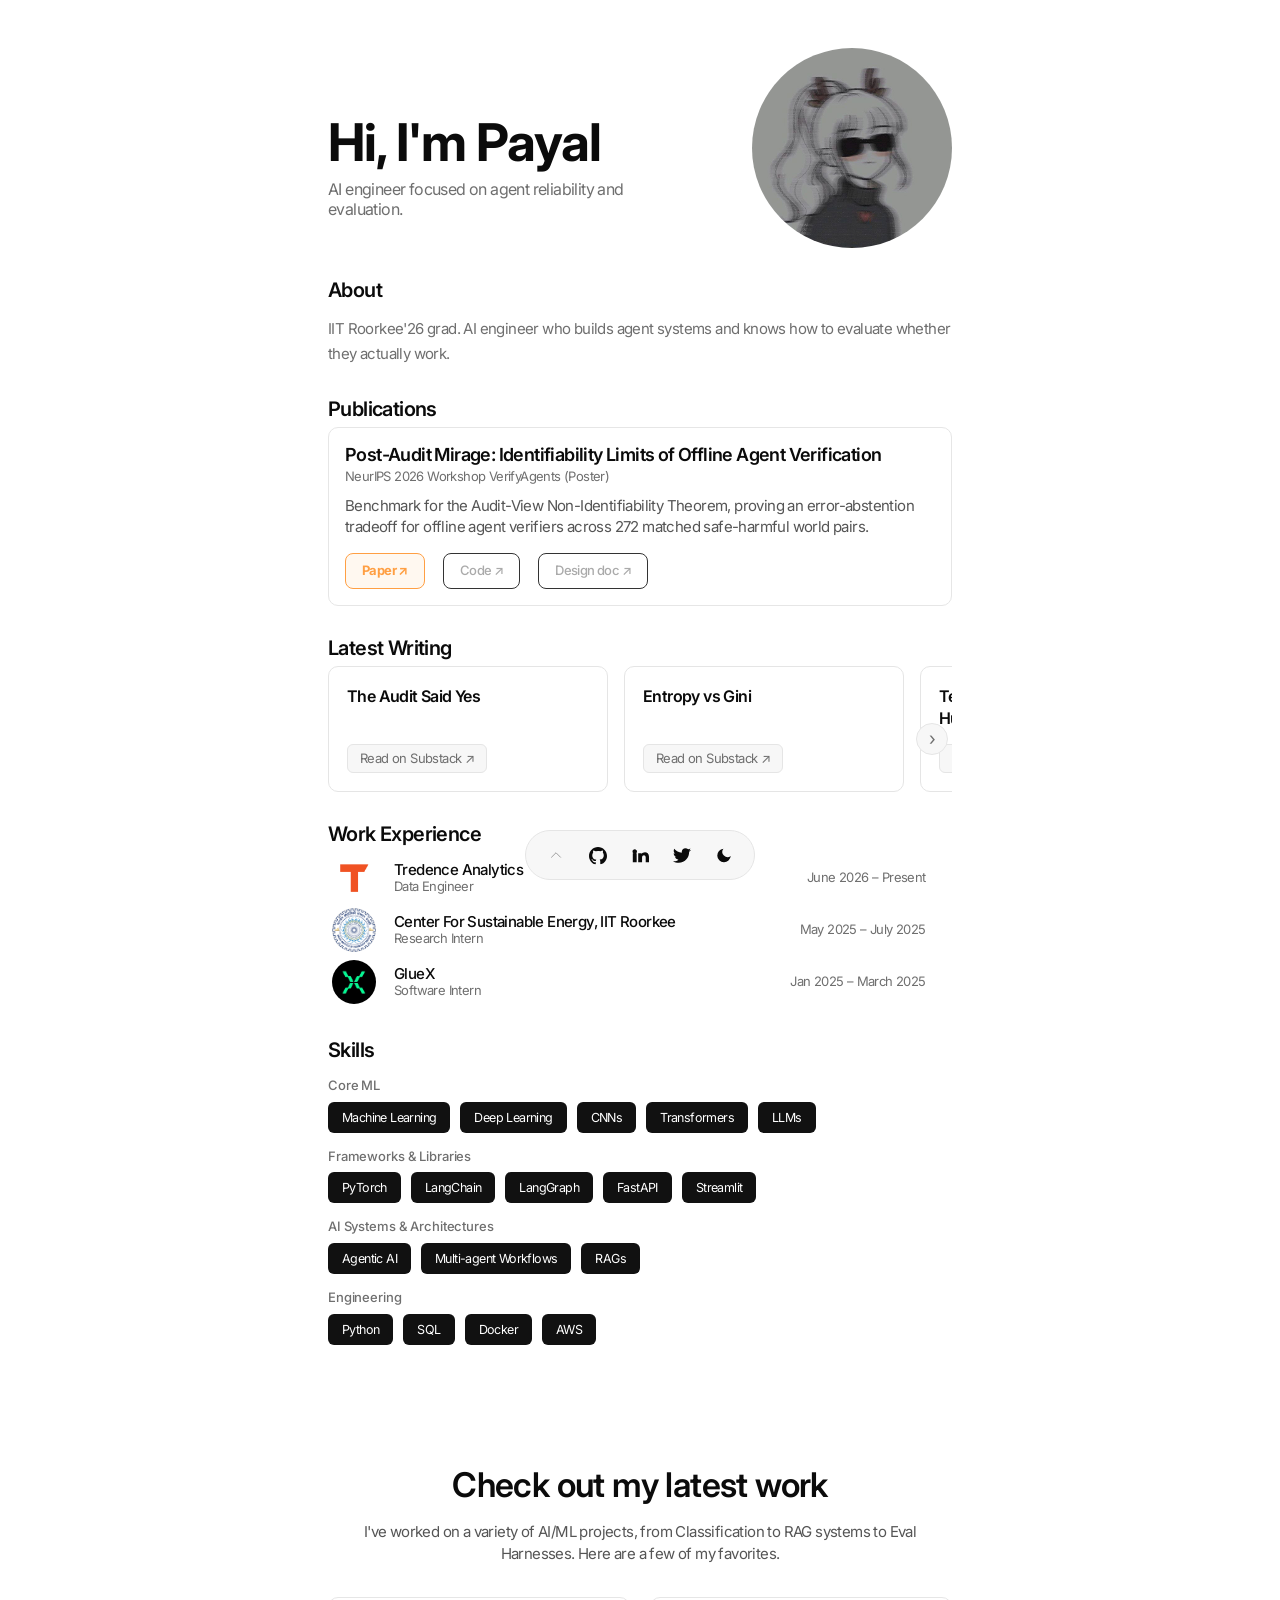
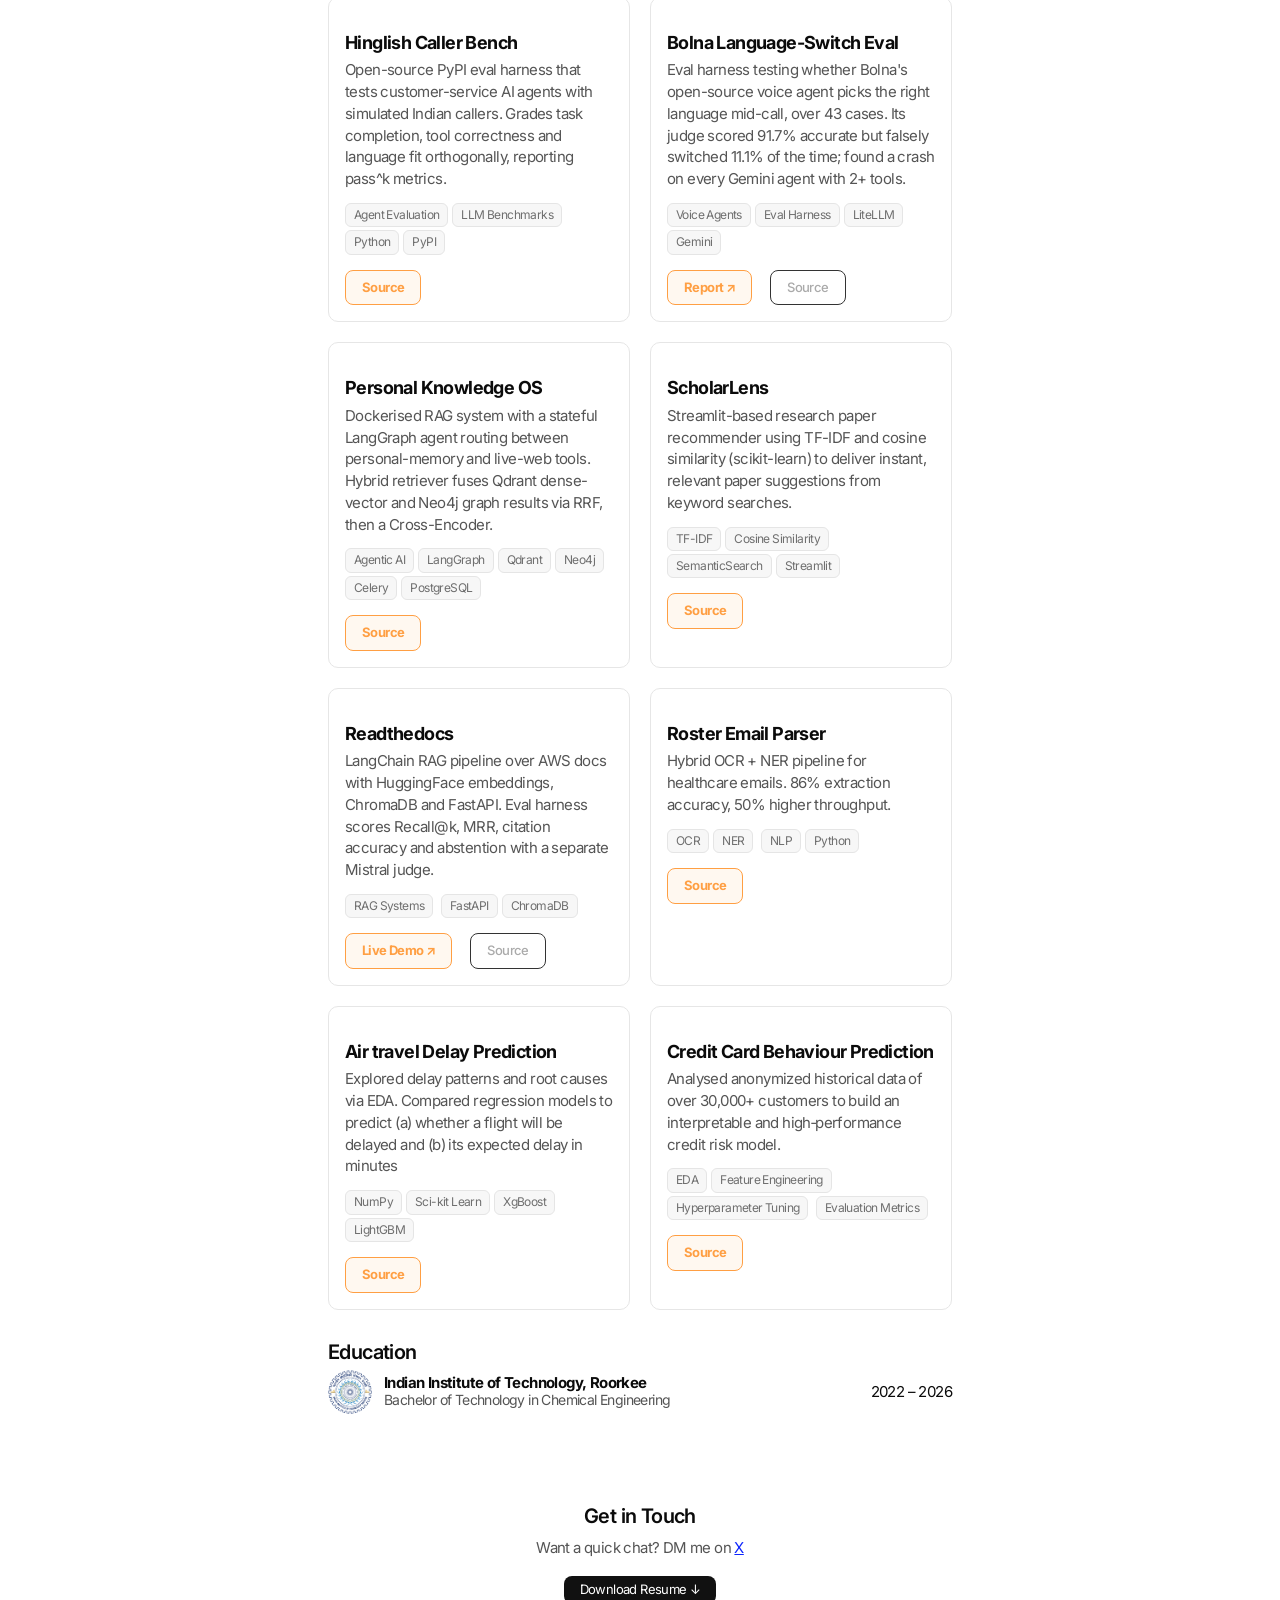
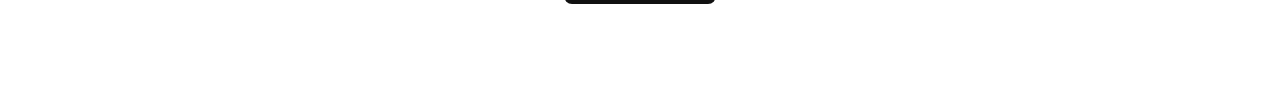
<file: index.html>
<!DOCTYPE html>
<html lang="en">

<head>
  <meta charset="UTF-8" />
  <link rel="icon" type="image/jpeg" href="assets/me.jpg" />
  <title>Payal</title>
  <meta name="viewport" content="width=device-width, initial-scale=1" />

  <!-- Font -->
  <link rel="preconnect" href="https://fonts.googleapis.com">
  <link rel="preconnect" href="https://fonts.gstatic.com" crossorigin>
  <link href="https://fonts.googleapis.com/css2?family=Inter:wght@400;500;600;700&display=swap" rel="stylesheet">


  <style>
    .skill-pill {
      padding: 6px 12px;
      border-radius: 6px;
      margin: 4px 6px 4px 0;
    }

    :root {
      --bg: #ffffff;
      --text: #0b0b0b;
      --muted: #6f6f6f;
      --chip-bg: #111;
      --chip-text: #fff;
      --panel-bg: #f7f7f7;
      --border: #e5e5e5;
    }

    body.dark {
      --bg: #0a0a0a;
      --text: #f5f5f5;
      --muted: #a3a3a3;
      --chip-bg: #1a1a1a;
      --panel-bg: #111;
      --border: #262626;
    }

    * {
      box-sizing: border-box;
    }

    body {
      margin: 0;
      font-family: Inter, system-ui, -apple-system, BlinkMacSystemFont, sans-serif;
      font-size: 15px;
      line-height: 1.2;
      letter-spacing: -0.04em;
      color: var(--text);
      background: var(--bg);
      color: var(--text);
      transition: background .3s, color .3s;
    }

    /* Layout */
    .container {
      max-width: 880px;
      margin: 0 auto;
      padding: 48px clamp(32px, 10vw, 140px) 30px;
    }

    /* Hero */
    .hero {
      display: grid;
      grid-template-columns: 1fr auto;
      gap: 64px;
      align-items: center;
      margin-bottom: 24px;
    }

    h1 {
      font-size: clamp(40px, 5vw, 52px);
      font-weight: 700;
      letter-spacing: -0.02em;
      margin-bottom: 6px;
    }

    .subtitle {
      font-size: 16px;
      color: var(--muted);
      max-width: 480px;
    }

    .email {
      margin-top: 10px;
      font-size: 14px;
      color: var(--muted);
    }

    .avatar {
      width: 200px;
      height: 200px;
      border-radius: 50%;
      overflow: hidden;
    }

    .avatar img {
      width: 100%;
      height: 100%;
      object-fit: cover;
      display: block;
      /* IMPORTANT */
    }

    section {
      margin-top: 30px;
    }

    h2 {
      font-size: 20px;
      font-weight: 600;
      margin-bottom: 6px;
    }

    p {
      font-size: 15px;
      color: var(--muted);
      max-width: 720px;
      line-height: 1.65;
    }

    /* EXPERIENCE */
    .experience-card {
      padding: 4px 4px;
      border-radius: 12px;
      transition: background .25s;
      cursor: pointer;
    }

    .experience-card:hover {
      background: rgba(0, 0, 0, .04);
    }

    body.dark .experience-card:hover {
      background: rgba(255, 255, 255, .06);
    }

    .job-row {
      display: grid;
      grid-template-columns: auto 1fr auto;
      gap: 18px;
      align-items: center;
    }

    .job-icon {
      width: 44px;
      height: 44px;
      border-radius: 50%;
      background: var(--border);
      overflow: hidden;
    }

    .job-icon img {
      width: 100%;
      height: 100%;
      object-fit: cover;
      display: block;

    }

    .job-title {
      font-size: 15px;
      font-weight: 500;
    }

    .job-role {
      font-size: 13px;
      color: var(--muted);
    }

    .job-meta {
      display: flex;
      align-items: center;
      gap: 14px;
    }

    .job-date {
      font-size: 13px;
      color: var(--muted);
      white-space: nowrap;
    }

    .toggle-icon {
      font-size: 18px;
      opacity: 0;
      transition: transform .25s, opacity .25s;
    }

    .experience-card:hover .toggle-icon {
      opacity: 1;
    }

    .experience-card.open .toggle-icon {
      transform: rotate(90deg);
    }

    .job-desc {
      max-height: 0;
      overflow: hidden;
      font-size: 14px;
      color: var(--muted);
      line-height: 1.6;
      padding-left: 62px;
      transition: max-height .35s ease, margin-top .25s;
    }

    .experience-card.open .job-desc {
      max-height: 500px;
      margin-top: 12px;
    }

    .job-desc ul {
      margin: 0;
      padding-left: 18px;
    }

    /* Skills */
    .skills {
      display: flex;
      flex-wrap: wrap;
      gap: 10px;
    }

    .chip {
      padding: 8px 14px;
      background: var(--chip-bg);
      color: var(--chip-text);
      border-radius: 6px;
      font-size: 12.5px;
      transition: transform .2s;
    }

    .chip:hover {
      transform: scale(1.06);
    }

    /* SOCIAL PANEL */
    .social-panel {
      position: fixed;
      bottom: 20px;
      left: 50%;
      transform: translateX(-50%);
      background: var(--panel-bg);
      border: 1px solid var(--border);
      padding: 8px 14px;
      border-radius: 999px;
      transition: padding 0.25s ease, gap 0.25s ease;

      display: flex;
      align-items: center;
      gap: 10px;

      z-index: 1000;
    }

    .social-panel:hover {
      padding-left: 22px;
      padding-right: 22px;
      gap: 22px;
    }

    .social-btn {
      width: 32px;
      height: 32px;

      display: flex;
      align-items: center;
      justify-content: center;

      border-radius: 50%;
      cursor: pointer;

      transition: background 0.2s, transform 0.2s;
    }

    .social-btn svg {
      width: 18px;
      height: 18px;
      stroke-width: 0.5;
    }

    .social-btn svg[fill="currentColor"] {
      transform: translateY(0.5px);
    }

    .social-btn:hover {
      background: rgba(0, 0, 0, 0.06);
      transform: translateY(-1px);
    }

    body.dark .social-btn:hover {
      background: rgba(255, 255, 255, 0.08);
    }

    @media (max-width: 768px) {
      .social-panel {
        padding: 6px 12px;
        gap: 12px;
      }

      .social-btn {
        width: 30px;
        height: 30px;
      }

      .social-btn svg {
        width: 17px;
        height: 17px;
      }
    }


    @media (max-width: 768px) {
      .hero {
        grid-template-columns: 1fr auto;
        gap: 20px;
        align-items: center;
      }

      .avatar {
        width: 120px;
        height: 120px;
      }
    }

    .project-card {
      border: 1px solid #e6e6e6;
      border-radius: 10px;
      padding: 16px;
    }

    .project-card h3 {
      margin-bottom: 6px;
      font-size: 18px;
    }

    .project-card p {
      margin: 0 0 10px 0;
      color: #555;
      line-height: 1.45;
    }

    /* Publications */
    .pub-card {
      border: 1px solid #e6e6e6;
      border-radius: 10px;
      padding: 16px;
    }

    .pub-title {
      font-size: 18px;
      font-weight: 600;
      margin: 0 0 4px 0;
    }

    .pub-venue {
      font-size: 13px;
      color: var(--muted);
      margin: 0 0 10px 0;
    }

    .pub-card p {
      margin: 0;
      color: #555;
      line-height: 1.45;
    }

    .tags span {
      display: inline-block;
      background: var(--panel-bg);
      color: var(--muted);
      padding: 4px 8px;
      border-radius: 6px;
      font-size: 12px;
      margin: 3px 4px 0 0;
      border: 1px solid var(--border);
    }

    .actions {
      margin-top: 12px;
    }

    .actions a {
      display: inline-block;
      background: #111;
      color: #fff;
      padding: 6px 12px;
      font-size: 13px;
      border-radius: 8px;
      text-decoration: none;
      margin-right: 6px;
    }

    @media (max-width: 720px) {
      .projects-grid {
        grid-template-columns: 1fr;
      }
    }


    /* Education */
    .education-row {
      display: flex;
      justify-content: space-between;
      align-items: center;
    }

    .education-left {
      display: flex;
      gap: 12px;
      align-items: center;
    }

    .education-left img {
      width: 44px;
      height: 44px;
      border-radius: 50%;
    }

    .edu-sub {
      font-size: 14px;
      color: #555;
    }

    /* Mobile */
    @media (max-width: 720px) {
      .education-row {
        flex-direction: row;
        align-items: center;
        gap: 6px;
      }

      .education-right {
        font-size: 13px;
        white-space: nowrap;
      }

      .timeline {
        padding-left: 28px;
      }

      .timeline::before {
        left: 14px;
      }

      .timeline-icon {
        left: -4px;
      }
    }

    .section-header {
      text-align: center;
      max-width: 720px;
      margin: 100px auto 32px auto;
      margin-top: 120px;
    }

    .projects-grid {
      display: grid;
      grid-template-columns: repeat(2, minmax(0, 1fr));
      gap: 20px;
    }

    /* Reduce top spacing for Contact section */
    #contact .section-header {
      margin-top: 60px;
      margin-bottom: 100px;
      /* adjust this value as needed */
    }

    @media (max-width: 768px) {
      .projects-grid {
        grid-template-columns: 1fr;
      }
    }

    .skills-group {
      margin-top: 16px;
    }

    .skills-title {
      font-size: 13px;
      font-weight: 500;
      color: var(--muted);
      margin-bottom: 8px;
      letter-spacing: -0.01em;
    }

    @media (max-width: 768px) {
      .job-date {
        white-space: pre-line;
      }
    }

    /* Article Carousel */
    .carousel-wrapper {
      position: relative;
    }

    .article-carousel {
      display: flex;
      gap: 16px;
      overflow-x: auto;
      scroll-snap-type: x mandatory;
      padding-top: 4px;
      padding-bottom: 24px;
      margin-top: -4px;
      margin-bottom: -24px;
      -ms-overflow-style: none;
      /* IE/Edge */
      scrollbar-width: none;
      /* Firefox */
    }

    .scroll-hint {
      position: absolute;
      right: 4px;
      top: 50%;
      transform: translateY(-50%);
      z-index: 10;
      width: 32px;
      height: 32px;
      border-radius: 50%;
      background: var(--panel-bg);
      border: 1px solid var(--border);
      color: var(--muted);
      font-size: 18px;
      display: flex;
      align-items: center;
      justify-content: center;
      cursor: pointer;
      opacity: 1;
      transition: opacity .25s ease;
      animation: hint-pulse .2s ease-in-out 1.5s both;
    }

    .scroll-hint.hidden {
      opacity: 0;
      pointer-events: none;
    }

    @keyframes hint-pulse {
      0% { transform: translateY(-50%) translateX(0); }
      50% { transform: translateY(-50%) translateX(3px); }
      100% { transform: translateY(-50%) translateX(0); }
    }

    .article-carousel::-webkit-scrollbar {
      display: none;
    }

    .article-card {
      min-width: 280px;
      max-width: 320px;
      flex: 0 0 auto;
      scroll-snap-align: start;
      border: 1px solid var(--border);
      border-radius: 10px;
      padding: 18px;
      text-decoration: none;
      color: inherit;
      display: flex;
      flex-direction: column;
      transition: background .25s, transform .2s, border-color .2s;
    }

    .article-card:hover {
      background: rgba(255, 68, 0, .04);
      border-color: #ff4400;
      transform: translateY(-2px);
    }

    body.dark .article-card:hover {
      background: rgba(255, 68, 0, .08);
      border-color: #ff4400;
    }

    .article-date {
      font-size: 13px;
      color: var(--muted);
      margin-bottom: 8px;
    }

    .article-title {
      font-size: 16px;
      font-weight: 600;
      margin: 0 0 14px 0;
      line-height: 1.4;
    }

    .article-link-text {
      font-size: 13px;
      color: var(--muted);
      margin-top: auto;
      display: inline-block;
      border: 1px solid var(--border);
      padding: 6px 12px;
      border-radius: 6px;
      background: var(--panel-bg);
      align-self: flex-start;
      transition: background 0.2s, color 0.2s;
    }

    .article-card:hover .article-link-text {
      color: #fff;
      background: #ff4400;
      border-color: #ff4400;
    }
    /* ===============================
   PROJECT LINKS
   =============================== */

.actions {
    display: flex;
    gap: 12px;
    margin-top: 15px;
}
.actions a {
    display: inline-flex;
    align-items: center;
    justify-content: center;
    padding: 9px 16px;
    border-radius: 8px;
    text-decoration: none;
    font-weight: 500;
    color: var(--text);
    background: transparent;
    border: 1px solid #333;
    transition: all 0.25s ease;
}

/* Live Demo */
.actions a:first-child {
    color: #ff9f43;
    border-color: #ff9f43;
    font-weight: 700;
    background: rgba(255, 159, 67, 0.08);
}

.actions a:first-child:hover {
    color: #ffffff !important;
    background: #ff9f43 !important;
    border-color: #ff9f43 !important;
    transform: translateY(-3px) scale(1.04);
    box-shadow: 0 6px 20px rgba(255, 159, 67, 0.35);
}

/* Source */
.actions a:not(:first-child) {
    color: #aaa;
    background: transparent;
    border-color: #333;
}

.actions a:not(:first-child):hover {
    color: #ff9f43 !important;
    background: rgba(255, 159, 67, 0.08) !important;
    border-color: #ff9f43 !important;
    font-weight: 700;
    transform: translateY(-2px) scale(1.03);
    box-shadow: 0 4px 15px rgba(255, 159, 67, 0.2);
}

/* Resume download button */
.resume-btn {
    display: inline-block;
    background: #111;
    color: #fff;
    padding: 6px 16px;
    font-size: 13px;
    border-radius: 8px;
    text-decoration: none;
    transition: background .2s, transform .2s, box-shadow .2s;
}

.resume-btn:hover {
    background: #ff9f43;
    transform: translateY(-2px) scale(1.03);
    box-shadow: 0 4px 15px rgba(255, 159, 67, 0.25);
}

body.dark .resume-btn {
    background: #f5f5f5;
    color: #111;
}

body.dark .resume-btn:hover {
    background: #ff9f43;
    color: #fff;
}
  </style>
</head>

<body>

  <div class="container" id="top">

    <div class="hero">
      <div>
        <h1>Hi, I'm Payal</h1>
        <div class="subtitle">
          AI engineer focused on agent reliability and evaluation.
        </div>
      </div>
      <div class="avatar"><img src="assets/me.jpg" /></div>
    </div>

    <section>
      <h2>About</h2>
      <p>
      IIT Roorkee'26 grad. AI engineer who builds agent systems and knows how to evaluate whether they actually work.
      
      </p>
    </section>

    <section>
      <h2>Publications</h2>

      <div class="pub-card">
        <div class="pub-title">Post-Audit Mirage: Identifiability Limits of Offline Agent Verification</div>
        <div class="pub-venue">NeurIPS 2026 Workshop VerifyAgents (Poster)</div>
        <p>
          Benchmark for the Audit-View Non-Identifiability Theorem, proving an error-abstention tradeoff for offline
          agent verifiers across 272 matched safe-harmful world pairs.
        </p>

        <div class="actions">
          <a href="https://arxiv.org/abs/2610.31130" target="_blank" rel="noopener noreferrer">Paper ↗</a>
          <a href="https://github.com/beingamanforever/Post-Audit-Mirage" target="_blank" rel="noopener noreferrer">Code ↗</a>
          <a href="https://hackmd.io/@0xpastrilss/phase0-verifieragents" target="_blank">Design doc ↗</a>
          
        </div>
      </div>
    </section>

    <section id="writing">
      <h2>Latest Writing</h2>
      <div class="carousel-wrapper">
        <div class="article-carousel">
        <a href="https://payalkanyan.substack.com/p/the-audit-said-yes" target="_blank"
          class="article-card">
          <!-- <div class="article-date">Jan 28, 2026</div> -->
          <h3 class="article-title">The Audit Said Yes</h3>
          <div class="article-link-text">Read on Substack ↗</div>
        </a>
        <a href="https://payalkanyan.substack.com/p/entropy-vs-gini" target="_blank" class="article-card">
          <!-- <div class="article-date">Jan 14, 2026</div> -->
          <h3 class="article-title">Entropy vs Gini</h3>
          <div class="article-link-text">Read on Substack ↗</div>
        </a>
        <a href="https://payalkanyan.substack.com/p/teaching-models-to-behave-like-humans" target="_blank"
          class="article-card">
          <!-- <div class="article-date">Jan 07, 2026</div> -->
          <h3 class="article-title">Teaching Models to Behave Like Humans</h3>
          <div class="article-link-text">Read on Substack ↗</div>
        </a>
        <a href="https://payalkanyan.substack.com/" target="_blank" class="article-card"
          style="justify-content: center; align-items: center; text-align: center;">
          <h3 class="article-title" style="margin-bottom: 8px;">View all articles</h3>
          <span style="font-size: 14px; color: var(--muted);">payalkanyan.substack.com →</span>
        </a>
        <span class="scroll-hint">›</span>
      </div>
    </div>

    <section>
      <h2>Work Experience</h2>

      <div class="experience-card" onclick="toggleCard(this)">
        <div class="job-row">
          <div class="job-icon"><img src="assets/tredence.png"></div>
          <div>
            <div class="job-title">Tredence Analytics</div>
            <div class="job-role">Data Engineer</div>
          </div>
          <div class="job-meta">
            <span class="job-date">June 2026 – Present</span>
            <span class="toggle-icon">▸</span>
          </div>
        </div>
        <div class="job-desc">
          <ul>
            <li>Configured Genie One in Databricks for production-ready KPI retrieval through metric views.</li>
            <li>Designed retrieval architecture routing queries by complexity across Genie One, metric views and fact tables, with fallback models to cut hallucination.</li>
            <li>Improved answer accuracy from 70% to 95.4% with refined instructions and few-shot question-to-SQL examples.</li>
          </ul>
        </div>
      </div>

      <div class="experience-card" onclick="toggleCard(this)">
        <div class="job-row">
          <div class="job-icon"><img src="assets/iitR.png"></div>
          <div>
            <div class="job-title">Center For Sustainable Energy, IIT Roorkee</div>
            <div class="job-role">Research Intern</div>
          </div>
          <div class="job-meta">
            <span class="job-date">May 2025 – July 2025</span>
            <span class="toggle-icon">▸</span>
          </div>
        </div>
        <div class="job-desc">
          <ul>
            <li>Built regression models on 5,000+ material records to predict anti-icing performance of road pavements.</li>
            <li>Benchmarked Random Forest and XGBoost with 5-fold CV; tuning reduced RMSE by 18%.</li>
            <li>Ranked materials by predicted melting score and used SHAP to find the key driving feature.</li>
          </ul>

        </div>
      </div>

      <div class="experience-card" onclick="toggleCard(this)">
        <div class="job-row">
          <div class="job-icon"><img src="assets/gluex.png"></div>
          <div>
            <div class="job-title">GlueX</div>
            <div class="job-role">Software Intern</div>
          </div>
          <div class="job-meta">
            <span class="job-date">Jan 2025 – March 2025</span>
            <span class="toggle-icon">▸</span>
          </div>
        </div>
        <div class="job-desc">
          <ul>
            <li>Integrated 10+ DeFi protocols into a liquidity aggregator, expanding protocol coverage 3x.</li>
            <li>Resolved 8+ routing logic defects, improving swap quote accuracy to 99.9%.</li>
            <li>Improved test coverage from 93% to 98% across all protocol integrations.</li>
          </ul>
        </div>
      </div>
      
    </section>

    <section>
      <h2>Skills</h2>

      <div class="skills-group">
        <div class="skills-title">Core ML</div>
        <div class="skills">
          <div class="chip">Machine Learning</div>
          <div class="chip">Deep Learning</div>
          <div class="chip">CNNs</div>
          <div class="chip">Transformers</div>
          <div class="chip">LLMs</div>
        </div>
      </div>

      <div class="skills-group">
        <div class="skills-title">Frameworks & Libraries</div>
        <div class="skills">
          <div class="chip">PyTorch</div>
          <div class="chip">LangChain</div>
          <div class="chip">LangGraph</div>
          <div class="chip">FastAPI</div>
          <div class="chip">Streamlit</div>
        </div>
        <!-- </div>https://github.com/payalkanyan/ -->

        <div class="skills-group">
          <div class="skills-title">AI Systems & Architectures</div>
          <div class="skills">
            <div class="chip">Agentic AI</div>
            <div class="chip">Multi-agent Workflows</div>
            <div class="chip">RAGs</div>
          </div>
        </div>

        <div class="skills-group">
          <div class="skills-title">Engineering</div>
          <div class="skills">
            <div class="chip">Python</div>
            <div class="chip">SQL</div>
            <div class="chip">Docker</div>
            <div class="chip">AWS</div>
          </div>
        </div>
    </section>


    <div class="social-panel">
      <!-- Scroll to top -->
      <div class="social-btn" onclick="window.scrollTo({top:0,behavior:'smooth'})" title="Go to top">
        <svg viewBox="0 0 24 24" fill="none" stroke="currentColor" stroke-width="2" stroke-linecap="round"
          stroke-linejoin="round">
          <polyline points="18 15 12 9 6 15"></polyline>
        </svg>
      </div>

      <!-- GitHub -->
      <div class="social-btn" onclick="window.open('https://github.com/payalkanyan','_blank')" title="GitHub">
        <svg viewBox="0 0 24 24" fill="currentColor">
          <path
            d="M12 0.5C5.37 0.5 0 5.87 0 12.5c0 5.28 3.438 9.74 8.205 11.32.6.11.82-.26.82-.577v-2.2c-3.338.724-4.033-1.61-4.033-1.61-.546-1.387-1.333-1.757-1.333-1.757-1.09-.745.083-.73.083-.73 1.205.084 1.84 1.238 1.84 1.238 1.07 1.834 2.807 1.304 3.492.997.108-.774.42-1.305.763-1.605-2.665-.304-5.467-1.333-5.467-5.93 0-1.31.467-2.38 1.235-3.22-.123-.304-.536-1.526.117-3.176 0 0 1.008-.323 3.3 1.23a11.51 11.51 0 013.003-.404c1.018.005 2.043.138 3.002.404 2.29-1.553 3.296-1.23 3.296-1.23.655 1.65.243 2.872.12 3.176.77.84 1.233 1.91 1.233 3.22 0 4.61-2.807 5.624-5.48 5.922.43.37.813 1.103.813 2.222v3.293c0 .32.218.694.825.576C20.565 22.238 24 17.78 24 12.5 24 5.87 18.63 0.5 12 0.5z" />
        </svg>
      </div>

      <!-- LinkedIn -->
      <div class="social-btn" onclick="window.open('https://www.linkedin.com/in/payalkanyan','_blank')"
        title="LinkedIn">
        <svg viewBox="0 0 24 24" fill="currentColor">
          <path
            d="M4.98 3.5C3.34 3.5 2 4.84 2 6.5s1.34 3 2.98 3 2.98-1.34 2.98-3-1.34-3-2.98-3zM2.4 21h5.16V9H2.4v12zM9.6 9v12h5.16v-6.64c0-3.56 4.84-3.85 4.84 0V21H24V13.56c0-7.4-8.16-7.12-9.96-3.48V9H9.6z" />
        </svg>
      </div>

      <!-- Twitter -->
      <div class="social-btn" onclick="window.open('https://x.com/0xpastril','_blank')" title="Twitter">
        <svg viewBox="0 0 24 24" fill="currentColor">
          <path
            d="M23.954 4.569c-.885.39-1.83.654-2.825.775 1.014-.611 1.794-1.574 2.163-2.723-.951.555-2.005.959-3.127 1.184-.897-.959-2.178-1.555-3.594-1.555-2.717 0-4.92 2.203-4.92 4.917 0 .39.045.765.127 1.124C7.691 8.094 4.066 6.13 1.64 3.161c-.427.722-.666 1.561-.666 2.475 0 1.708.87 3.216 2.188 4.099-.807-.026-1.566-.248-2.228-.616v.062c0 2.385 1.693 4.374 3.946 4.828-.413.111-.849.171-1.296.171-.317 0-.626-.03-.927-.086.627 1.956 2.444 3.379 4.6 3.419-1.68 1.319-3.808 2.105-6.115 2.105-.398 0-.79-.023-1.175-.069 2.179 1.394 4.768 2.21 7.557 2.21 9.054 0 14-7.496 14-13.986 0-.21 0-.423-.015-.634.962-.689 1.8-1.56 2.46-2.548l-.047-.02z" />
        </svg>
      </div>

      <!-- Dark/Light toggle -->
      <div class="social-btn" id="theme-toggle" title="Toggle Dark/Light">
        <svg id="theme-icon" viewBox="0 0 24 24" fill="currentColor">
          <!-- Moon -->
          <path d="M21 12.79A9 9 0 1111.21 3 7 7 0 0021 12.79z" />
        </svg>
      </div>
    </div>

    <script>
      // Dark/Light toggle
      const themeBtn = document.getElementById('theme-toggle');
      const themeIcon = document.getElementById('theme-icon');

      themeBtn.addEventListener('click', () => {
        document.body.classList.toggle('dark');
        // Switch icon
        if (document.body.classList.contains('dark')) {
          themeIcon.innerHTML = '<path d="M12 3C7.03 3 3 7.03 3 12s4.03 9 9 9 9-4.03 9-9-4.03-9-9-9z"/>'; // sun
        } else {
          themeIcon.innerHTML = '<path d="M21 12.79A9 9 0 1111.21 3 7 7 0 0021 12.79z"/>'; // moon
        }
      });
    </script>


    <section id="projects">
      <div class="section-header">
        <!-- <span class="chip">
      My Projects
    </span> -->

        <h2 style="margin:16px 0; font-size:34px; line-height:1.2;">
          Check out my latest work
        </h2>

        <p style="margin-top:6px; color:#555; line-height:1.45;">
          I've worked on a variety of AI/ML projects, from Classification to RAG systems to Eval Harnesses.
          Here are a few of my favorites.
        </p>
      </div>

      <div class="projects-grid">


        <!-- Project Card -->
        <div class="project-card">
          <h3>Hinglish Caller Bench</h3>
          <p>
            Open-source PyPI eval harness that tests customer-service AI agents with simulated Indian callers. Grades
            task completion, tool correctness and language fit orthogonally, reporting pass^k metrics.
          </p>

          <div class="tags">
            <span>Agent Evaluation</span><span>LLM Benchmarks</span><span>Python</span><span>PyPI</span>
          </div>

          <div class="actions">
            <a href="https://github.com/payalkanyan/hinglish-caller-bench" target="_blank"
              rel="noopener noreferrer">Source</a>
          </div>
        </div>

        <!-- Project Card -->
        <div class="project-card">
          <h3>Bolna Language-Switch Eval</h3>
          <p>
            Eval harness testing whether Bolna's open-source voice agent picks the right language mid-call, over 43
            cases. Its judge scored 91.7% accurate but falsely switched 11.1% of the time; found a crash on
            every Gemini agent with 2+ tools.
          </p>

          <div class="tags">
            <span>Voice Agents</span><span>Eval Harness</span><span>LiteLLM</span><span>Gemini</span>
          </div>

          <div class="actions">
            <a href="https://claude.ai/artifact/P6nmBtFVhbN6jc68TSWJWG" target="_blank"
              rel="noopener noreferrer">Report ↗</a>
            <a href="https://github.com/payalkanyan/bolna-test" target="_blank"
              rel="noopener noreferrer">Source</a>
          </div>
        </div>

        <!-- Project Card -->
        <div class="project-card">
          <h3>Personal Knowledge OS</h3>
          <p>
            Dockerised RAG system with a stateful LangGraph agent routing between personal-memory and live-web tools.
            Hybrid retriever fuses Qdrant dense-vector and Neo4j graph results via RRF, then a Cross-Encoder.
          </p>

          <div class="tags">
            <span>Agentic
              AI</span><span>LangGraph</span><span>Qdrant</span><span>Neo4j</span><span>Celery</span><span>PostgreSQL</span>
          </div>

          <div class="actions">
            <!-- <a href="#">Website</a> -->
            <a href="https://github.com/payalkanyan/Personal-KnowOS" target="_blank"
              rel="noopener noreferrer">Source</a>
          </div>
        </div>

        <!-- Project Card -->
        <div class="project-card">
          <h3>ScholarLens</h3>
          <p>
            Streamlit-based research paper recommender using TF-IDF and cosine similarity (scikit-learn) to deliver instant, relevant paper suggestions from keyword searches.
          </p>

          <div class="tags">
            <span>TF-IDF</span><span>Cosine Similarity</span><span>SemanticSearch</span><span>Streamlit</span>
          </div>

          <div class="actions">
            <!-- <a href="#">Website</a> -->
            <a href="https://github.com/payalkanyan/scholar_lens" target="_blank" rel="noopener noreferrer">Source</a>
          </div>
        </div>

        <div class="project-card">
          <h3>Readthedocs</h3>
          <p>
            LangChain RAG pipeline over AWS docs with HuggingFace embeddings, ChromaDB and FastAPI. Eval harness scores
            Recall@k, MRR, citation accuracy and abstention with a separate Mistral judge.
          </p>

          <div class="tags">
            <span>RAG Systems</span>
            <span>FastAPI</span><span>ChromaDB</span>
          </div>

          <div class="actions">
          <a href="http://awsrag.duckdns.org"
            target="_blank"
            rel="noopener noreferrer">
              Live Demo ↗
          </a>

          <a href="https://github.com/payalkanyan/readthedocs"
            target="_blank"
            rel="noopener noreferrer">
              Source
          </a>
      </div>
        </div>

        <div class="project-card">
          <h3>Roster Email Parser</h3>
          <p>
            Hybrid OCR + NER pipeline for healthcare emails. 86% extraction accuracy, 50% higher throughput.
          </p>

          <div class="tags">
            <span>OCR</span><span>NER</span>
            <span>NLP</span><span>Python</span>
          </div>

          <div class="actions">
            <a href="https://github.com/payalkanyan/parser" target="_blank" rel="noopener noreferrer">Source</a>
          </div>
        </div>

        <div class="project-card">
          <h3>Air travel Delay Prediction</h3>
          <p>
            Explored delay patterns and root causes via EDA.
            Compared regression models to predict (a) whether a flight will be delayed and (b) its expected delay
            in minutes
          </p>

          <div class="tags">
            <span>NumPy</span><span>Sci-kit Learn</span><span>XgBoost</span>
            <span>LightGBM</span>
          </div>

          <div class="actions">
            <!-- <a href="#">Website</a> -->
            <a href="https://github.com/payalkanyan/AirTravelDelayPred" target="_blank"
              rel="noopener noreferrer">Source</a>
          </div>
        </div>

        <div class="project-card">
          <h3>Credit Card Behaviour Prediction</h3>
          <p>
            Analysed anonymized historical data of over 30,000+ customers to build an interpretable and high‑performance
            credit risk model.
          </p>

          <div class="tags">
            <span>EDA</span><span>Feature Engineering</span><span>Hyperparameter Tuning</span>
            <span>Evaluation Metrics</span>
          </div>

          <div class="actions">
            <!-- <a href="#">Website</a> -->
            <a href="https://github.com/payalkanyan/CreditCardBehPred" target="_blank"
              rel="noopener noreferrer">Source</a>
          </div>
        </div>




    </section>


    <section class="'section-header">
      <h2>Education</h2>

      <div class="education-row">
        <div class="education-left">
          <img src="assets/iitR.png">
          <div>
            <strong>Indian Institute of Technology, Roorkee</strong>
            <div class="edu-sub">Bachelor of Technology in Chemical Engineering</div>
          </div>
        </div>

        <div class="education-right">
          2022 – 2026
        </div>
      </div>
  </div>

  </section>
  <section id="contact">
    <div class="section-header">

      <!-- <span class="chip">Contact</span> -->

      <h2>
        Get in Touch
      </h2>

    <p style="max-width:520px; margin:8px auto; color:#555;">
        Want a quick chat? DM me on
        <a href="https://x.com/0xpastril" style="color:#0d25fd" target="_blank">X</a>
      </p>

      <div style="margin-top: 16px; text-align: center;">
        <a href="assets/payal.pdf" download class="resume-btn">Download Resume ↓</a>
      </div>

    </div>
  </section>

  </div>


  <script>
    function toggleCard(card) {
      card.classList.toggle('open');
    }
  </script>

  <script>
    // Article carousel scroll hint
    const carousel = document.querySelector(".article-carousel");
    const scrollHint = document.querySelector(".scroll-hint");

    if (carousel && scrollHint) {
      function updateHint() {
        const hasOverflow = carousel.scrollLeft + carousel.clientWidth < carousel.scrollWidth - 1;
        scrollHint.classList.toggle("hidden", !hasOverflow);
      }

      carousel.addEventListener("scroll", updateHint);
      window.addEventListener("resize", updateHint);
      updateHint();

      scrollHint.addEventListener("click", () => {
        carousel.scrollBy({ left: 360, behavior: "smooth" });
        setTimeout(updateHint, 400);
      });
    }
  </script>

</body>

</html>
</file>
